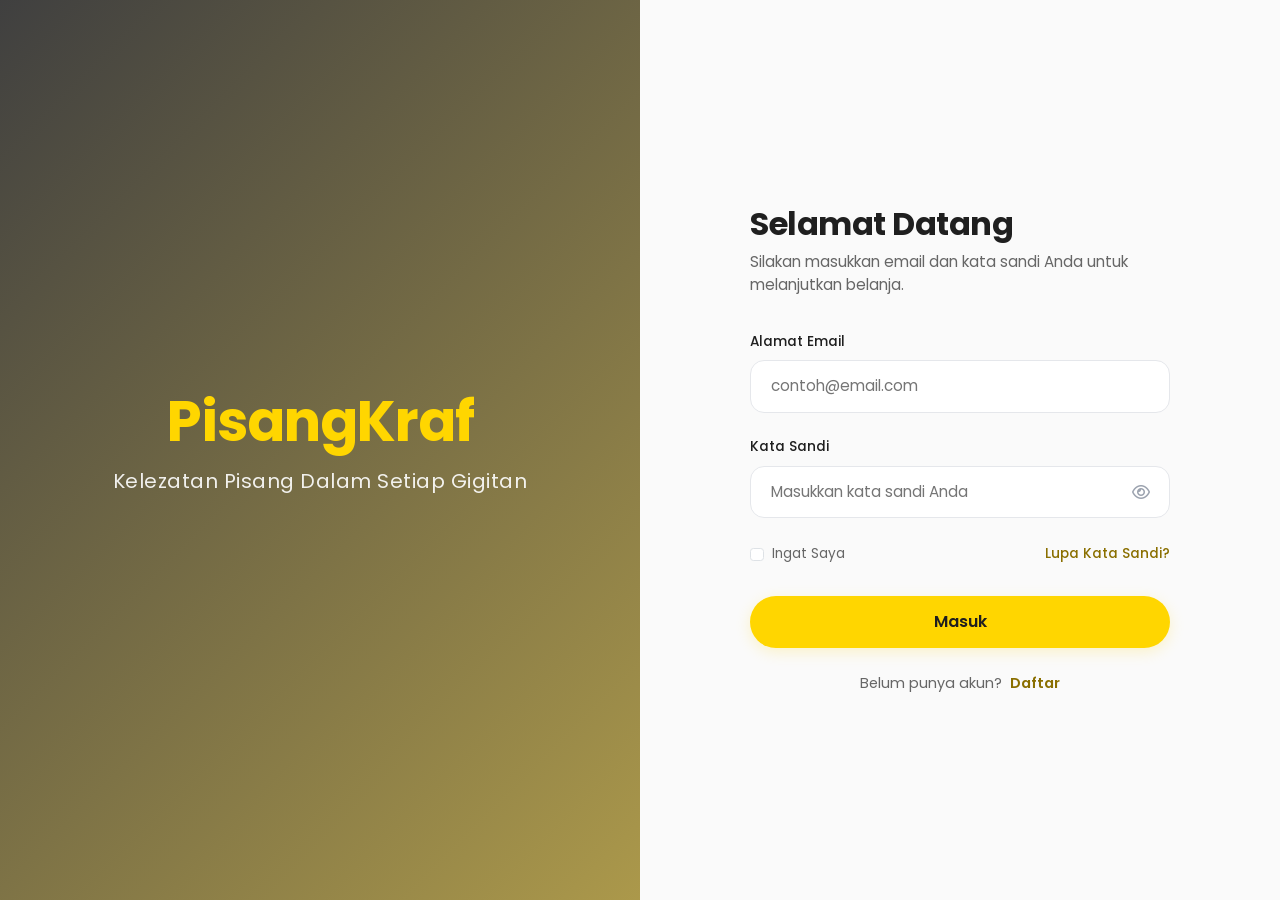
<file: login.html>
<!DOCTYPE html>
<html lang="id">
<head>
    <meta charset="UTF-8">
    <meta name="viewport" content="width=device-width, initial-scale=1.0">
    <title>PisangKraf | Masuk ke Akun Anda</title>
    
    <link href="https://fonts.googleapis.com/css2?family=Poppins:wght@300;400;500;600;700&display=swap" rel="stylesheet">
    
    <link href="https://cdn.jsdelivr.net/npm/bootstrap@5.3.0/dist/css/bootstrap.min.css" rel="stylesheet">
    
    <link rel="stylesheet" href="https://cdnjs.cloudflare.com/ajax/libs/font-awesome/6.4.0/css/all.min.css">

    <style>
        /* --- DESIGN SYSTEM & VARIABLES --- */
        :root {
            --primary: #FFD600;
            --primary-dark: #CCA400;
            --secondary: #8A6F00;
            --bg-light: #FAFAFA;
            --card-bg: #FFFFFF;
            --text-dark: #1F1F1F;
            --text-secondary: #666666;
            --text-muted: #9CA3AF;
            --radius-md: 14px;
            --radius-pill: 50px;
            --shadow-soft: 0 10px 40px rgba(0, 0, 0, 0.04);
            --transition: all 0.3s cubic-bezier(0.25, 0.8, 0.25, 1);
        }

        body {
            font-family: 'Poppins', sans-serif;
            background-color: var(--bg-light);
            color: var(--text-dark);
            min-height: 100vh;
        }

        a {
            text-decoration: none;
            transition: var(--transition);
        }

        /* --- SPLIT SCREEN LAYOUT --- */
        .login-container {
            min-height: 100vh;
        }

        /* Sisi Kiri: Visual Branding */
        .login-left {
            position: relative;
            background-image: url('https://images.unsplash.com/photo-1603833665858-e61d17a86224?q=80&w=1200&auto=format&fit=crop');
            background-size: cover;
            background-position: center;
            min-height: 100vh;
            display: flex;
            align-items: center;
            justify-content: center;
            padding: 60px;
        }

        /* Overlay gelap dengan sentuhan warna hangat produk */
        .login-left::after {
            content: '';
            position: absolute;
            top: 0; left: 0; right: 0; bottom: 0;
            background: linear-gradient(135deg, rgba(31, 31, 31, 0.85) 0%, rgba(138, 111, 0, 0.7) 100%);
            z-index: 1;
        }

        .brand-wrapper {
            position: relative;
            z-index: 2;
            text-align: center;
            color: #FFFFFF;
            max-width: 480px;
        }

        .brand-logo-text {
            font-size: 3.5rem;
            font-weight: 700;
            letter-spacing: -1px;
            margin-bottom: 10px;
            color: var(--primary);
        }

        .brand-slogan {
            font-size: 1.25rem;
            font-weight: 400;
            opacity: 0.9;
            letter-spacing: 0.5px;
        }

        /* Sisi Kanan: Form Login */
        .login-right {
            min-height: 100vh;
            display: flex;
            align-items: center;
            justify-content: center;
            padding: 40px;
            background-color: var(--bg-light);
        }

        .form-panel-wrapper {
            width: 100%;
            max-width: 420px;
        }

        .welcome-title {
            font-weight: 700;
            font-size: 2rem;
            color: var(--text-dark);
            margin-bottom: 8px;
            letter-spacing: -0.5px;
        }

        .welcome-subtitle {
            color: var(--text-secondary);
            font-size: 0.95rem;
            margin-bottom: 35px;
        }

        /* --- STYLING UTK FORM INPUTS --- */
        .form-label-custom {
            font-size: 0.85rem;
            font-weight: 500;
            color: var(--text-dark);
            margin-bottom: 8px;
            display: block;
        }

        .input-group-custom {
            position: relative;
            margin-bottom: 24px;
        }

        .form-control-custom {
            width: 100%;
            padding: 14px 20px;
            font-size: 0.95rem;
            background-color: #FFFFFF;
            border: 1.5px solid #E5E7EB;
            border-radius: var(--radius-md);
            color: var(--text-dark);
            outline: none;
            transition: var(--transition);
        }

        .form-control-custom:focus {
            border-color: var(--secondary);
            box-shadow: 0 0 0 4px rgba(138, 111, 0, 0.1);
        }

        /* Wrapper khusus untuk input password beserta toggle ikon mata */
        .password-field-wrapper {
            position: relative;
        }

        .password-toggle-icon {
            position: absolute;
            right: 20px;
            top: 50%;
            transform: translateY(-50%);
            cursor: pointer;
            color: var(--text-muted);
            transition: var(--transition);
            z-index: 10;
        }

        .password-toggle-icon:hover {
            color: var(--text-dark);
        }

        /* --- CHECKBOX & LINK UTILITY --- */
        .form-options-row {
            display: flex;
            align-items: center;
            justify-content: space-between;
            font-size: 0.85rem;
            margin-bottom: 30px;
        }

        .checkbox-custom-label {
            color: var(--text-secondary);
            cursor: pointer;
            user-select: none;
        }

        .form-check-input-custom {
            cursor: pointer;
        }
        
        .form-check-input-custom:checked {
            background-color: var(--secondary);
            border-color: var(--secondary);
        }

        .link-forgot-password {
            color: var(--secondary);
            font-weight: 500;
        }

        .link-forgot-password:hover {
            color: var(--text-dark);
        }

        /* --- BUTTONS --- */
        .btn-login-submit {
            background-color: var(--primary);
            color: var(--text-dark);
            font-weight: 600;
            font-size: 1rem;
            width: 100%;
            padding: 14px;
            border: none;
            border-radius: var(--radius-pill);
            transition: var(--transition);
            box-shadow: 0 4px 15px rgba(255, 214, 0, 0.2);
            margin-bottom: 25px;
        }

        .btn-login-submit:hover {
            background-color: var(--secondary);
            color: #FFFFFF;
            transform: translateY(-2px);
            box-shadow: 0 8px 25px rgba(138, 111, 0, 0.25);
        }

        /* --- FOOTER FORM LINK --- */
        .form-redirect-footer {
            text-align: center;
            font-size: 0.9rem;
            color: var(--text-secondary);
        }

        .link-register-redirect {
            color: var(--secondary);
            font-weight: 600;
            margin-left: 4px;
        }

        .link-register-redirect:hover {
            color: var(--text-dark);
            text-decoration: underline;
        }

        /* --- RESPONSIVE ADJUSTMENTS --- */
        @media (max-width: 991.98px) {
            .login-left {
                display: none !important; /* Menyembunyikan sisi visual di mobile agar fokus ke formulir */
            }
            .login-right {
                padding: 24px;
            }
        }
    </style>
</head>
<body>

    <div class="container-fluid p-0">
        <div class="row g-0 login-container">
            
            <div class="col-lg-6 d-none d-lg-flex login-left">
                <div class="brand-wrapper">
                    <h1 class="brand-logo-text">PisangKraf</h1>
                    <p class="brand-slogan">Kelezatan Pisang Dalam Setiap Gigitan</p>
                </div>
            </div>

            <div class="col-lg-6 col-12 login-right">
                <div class="form-panel-wrapper">
                    
                    <div class="text-start">
                        <h2 class="welcome-title">Selamat Datang</h2>
                        <p class="welcome-subtitle">Silakan masukkan email dan kata sandi Anda untuk melanjutkan belanja.</p>
                    </div>

                    <form action="user/dashboard.html" method="POST" autocomplete="off">
                        
                        <div class="input-group-custom">
                            <label for="email" class="form-label-custom">Alamat Email</label>
                            <input type="email" id="email" class="form-control-custom" placeholder="contoh@email.com" required>
                        </div>

                        <div class="input-group-custom">
                            <label for="password" class="form-label-custom">Kata Sandi</label>
                            <div class="password-field-wrapper">
                                <input type="password" id="password" class="form-control-custom" placeholder="Masukkan kata sandi Anda" required>
                                <i class="far fa-eye password-toggle-icon" id="togglePassword"></i>
                            </div>
                        </div>

                        <div class="form-options-row">
                            <div class="form-check d-flex align-items-center gap-2 p-0 m-0">
                                <input type="checkbox" id="rememberMe" class="form-check-input form-check-input-custom m-0">
                                <label for="rememberMe" class="checkbox-custom-label">Ingat Saya</label>
                            </div>
                            <a href="forgot-password.html" class="link-forgot-password">Lupa Kata Sandi?</a>
                        </div>

                        <button type="submit" class="btn-login-submit">Masuk</button>

                    </form>

                    <div class="form-redirect-footer">
                        <span>Belum punya akun?</span>
                        <a href="register.html" class="link-register-redirect">Daftar</a>
                    </div>

                </div>
            </div>

        </div>
    </div>

    <script src="https://cdn.jsdelivr.net/npm/bootstrap@5.3.0/dist/js/bootstrap.bundle.min.js"></script>

    <script>
        // Fitur Interaktif: Show / Hide Password Toggle
        const togglePasswordButton = document.querySelector('#togglePassword');
        const passwordInputField = document.querySelector('#password');

        togglePasswordButton.addEventListener('click', function () {
            // Cek tipe input saat ini, jika password ubah ke text, begitu sebaliknya
            const currentInputType = passwordInputField.getAttribute('type') === 'password' ? 'text' : 'password';
            passwordInputField.setAttribute('type', currentInputType);
            
            // Mengubah bentuk ikon mata (Font Awesome) secara dinamis
            this.classList.toggle('fa-eye');
            this.classList.toggle('fa-eye-slash');
        });
    </script>
</body>
</html>
</file>
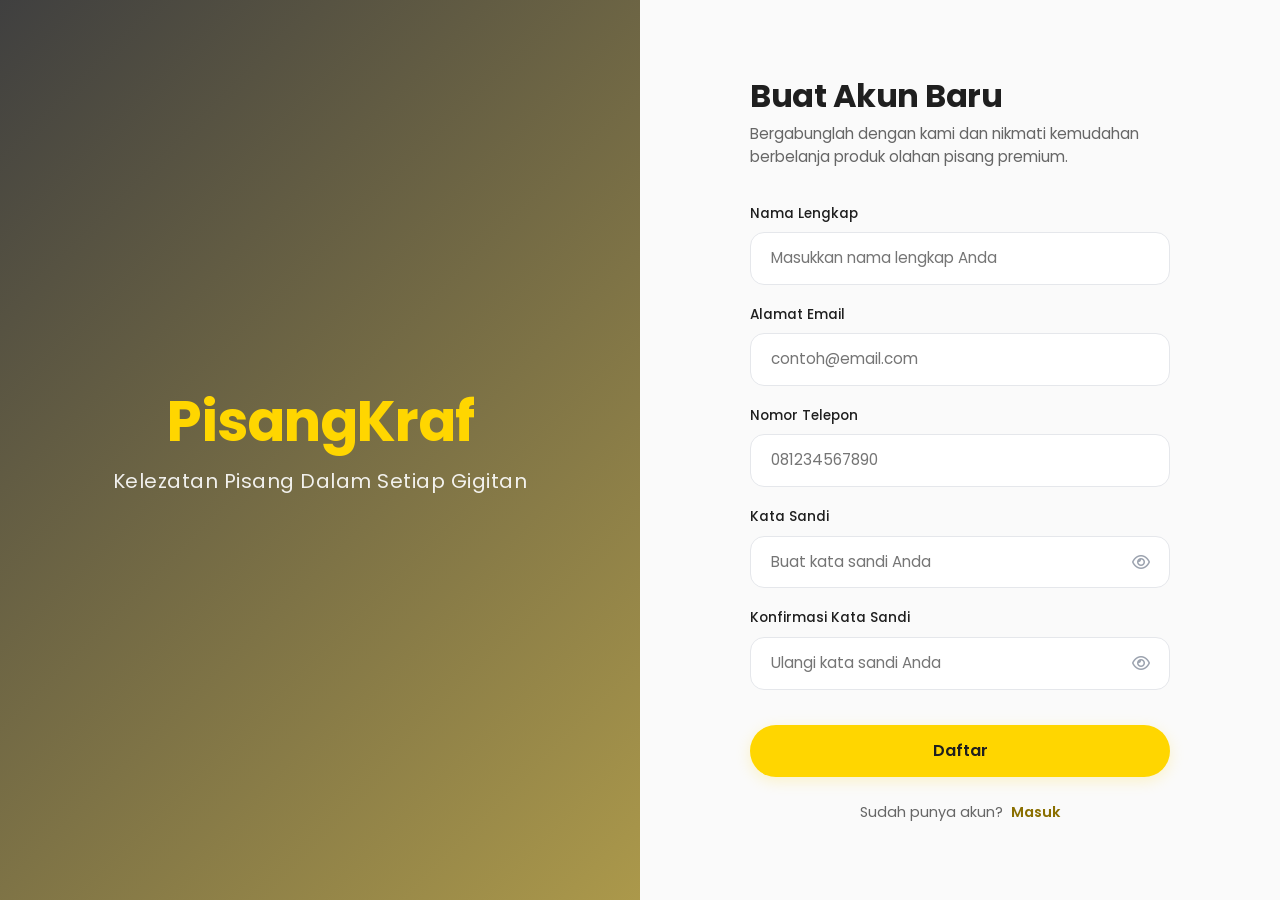
<file: register.html>
<!DOCTYPE html>
<html lang="id">
<head>
    <meta charset="UTF-8">
    <meta name="viewport" content="width=device-width, initial-scale=1.0">
    <title>PisangKraf | Buat Akun Baru</title>
    
    <link href="https://fonts.googleapis.com/css2?family=Poppins:wght@300;400;500;600;700&display=swap" rel="stylesheet">
    
    <link href="https://cdn.jsdelivr.net/npm/bootstrap@5.3.0/dist/css/bootstrap.min.css" rel="stylesheet">
    
    <link rel="stylesheet" href="https://cdnjs.cloudflare.com/ajax/libs/font-awesome/6.4.0/css/all.min.css">

    <style>
        /* --- DESIGN SYSTEM & VARIABLES --- */
        :root {
            --primary: #FFD600;
            --secondary: #8A6F00;
            --bg-light: #FAFAFA;
            --text-dark: #1F1F1F;
            --text-secondary: #666666;
            --text-muted: #9CA3AF;
            --radius-md: 14px;
            --radius-pill: 50px;
            --transition: all 0.3s cubic-bezier(0.25, 0.8, 0.25, 1);
        }

        body {
            font-family: 'Poppins', sans-serif;
            background-color: var(--bg-light);
            color: var(--text-dark);
            min-height: 100vh;
        }

        a {
            text-decoration: none;
            transition: var(--transition);
        }

        /* --- SPLIT SCREEN LAYOUT --- */
        .login-container {
            min-height: 100vh;
        }

        /* Sisi Kiri: Visual Branding */
        .login-left {
            position: relative;
            background-image: url('https://images.unsplash.com/photo-1603833665858-e61d17a86224?q=80&w=1200&auto=format&fit=crop');
            background-size: cover;
            background-position: center;
            min-height: 100vh;
            display: flex;
            align-items: center;
            justify-content: center;
            padding: 60px;
        }

        /* Overlay gelap */
        .login-left::after {
            content: '';
            position: absolute;
            top: 0; left: 0; right: 0; bottom: 0;
            background: linear-gradient(135deg, rgba(31, 31, 31, 0.85) 0%, rgba(138, 111, 0, 0.7) 100%);
            z-index: 1;
        }

        .brand-wrapper {
            position: relative;
            z-index: 2;
            text-align: center;
            color: #FFFFFF;
            max-width: 480px;
        }

        .brand-logo-text {
            font-size: 3.5rem;
            font-weight: 700;
            letter-spacing: -1px;
            margin-bottom: 10px;
            color: var(--primary);
        }

        .brand-slogan {
            font-size: 1.25rem;
            font-weight: 400;
            opacity: 0.9;
            letter-spacing: 0.5px;
        }

        /* Sisi Kanan: Form Register */
        .login-right {
            min-height: 100vh;
            display: flex;
            align-items: center;
            justify-content: center;
            padding: 40px;
            background-color: var(--bg-light);
        }

        .form-panel-wrapper {
            width: 100%;
            max-width: 420px;
        }

        .welcome-title {
            font-weight: 700;
            font-size: 2rem;
            color: var(--text-dark);
            margin-bottom: 8px;
            letter-spacing: -0.5px;
        }

        .welcome-subtitle {
            color: var(--text-secondary);
            font-size: 0.95rem;
            margin-bottom: 35px;
        }

        /* --- STYLING UTK FORM INPUTS --- */
        .form-label-custom {
            font-size: 0.85rem;
            font-weight: 500;
            color: var(--text-dark);
            margin-bottom: 8px;
            display: block;
        }

        .input-group-custom {
            position: relative;
            margin-bottom: 20px;
        }

        .form-control-custom {
            width: 100%;
            padding: 14px 20px;
            font-size: 0.95rem;
            background-color: #FFFFFF;
            border: 1.5px solid #E5E7EB;
            border-radius: var(--radius-md);
            color: var(--text-dark);
            outline: none;
            transition: var(--transition);
        }

        .form-control-custom:focus {
            border-color: var(--secondary);
            box-shadow: 0 0 0 4px rgba(138, 111, 0, 0.1);
        }

        .password-field-wrapper {
            position: relative;
        }

        .password-toggle-icon {
            position: absolute;
            right: 20px;
            top: 50%;
            transform: translateY(-50%);
            cursor: pointer;
            color: var(--text-muted);
            transition: var(--transition);
            z-index: 10;
        }

        .password-toggle-icon:hover {
            color: var(--text-dark);
        }

        /* --- BUTTONS --- */
        .btn-login-submit {
            background-color: var(--primary);
            color: var(--text-dark);
            font-weight: 600;
            font-size: 1rem;
            width: 100%;
            padding: 14px;
            border: none;
            border-radius: var(--radius-pill);
            transition: var(--transition);
            box-shadow: 0 4px 15px rgba(255, 214, 0, 0.2);
            margin-top: 15px;
            margin-bottom: 25px;
        }

        .btn-login-submit:hover {
            background-color: var(--secondary);
            color: #FFFFFF;
            transform: translateY(-2px);
            box-shadow: 0 8px 25px rgba(138, 111, 0, 0.25);
        }

        /* --- FOOTER FORM LINK --- */
        .form-redirect-footer {
            text-align: center;
            font-size: 0.9rem;
            color: var(--text-secondary);
        }

        .link-register-redirect {
            color: var(--secondary);
            font-weight: 600;
            margin-left: 4px;
        }

        .link-register-redirect:hover {
            color: var(--text-dark);
            text-decoration: underline;
        }

        /* --- RESPONSIVE ADJUSTMENTS --- */
        @media (max-width: 991.98px) {
            .login-left {
                display: none !important;
            }
            .login-right {
                padding: 24px;
            }
        }
    </style>
</head>
<body>

    <div class="container-fluid p-0">
        <div class="row g-0 login-container">
            
            <div class="col-lg-6 d-none d-lg-flex login-left">
                <div class="brand-wrapper">
                    <h1 class="brand-logo-text">PisangKraf</h1>
                    <p class="brand-slogan">Kelezatan Pisang Dalam Setiap Gigitan</p>
                </div>
            </div>

            <div class="col-lg-6 col-12 login-right">
                <div class="form-panel-wrapper">
                    
                    <div class="text-start">
                        <h2 class="welcome-title">Buat Akun Baru</h2>
                        <p class="welcome-subtitle">Bergabunglah dengan kami dan nikmati kemudahan berbelanja produk olahan pisang premium.</p>
                    </div>

                    <form action="login.html" method="POST" autocomplete="off">
                        
                        <div class="input-group-custom">
                            <label for="fullname" class="form-label-custom">Nama Lengkap</label>
                            <input type="text" id="fullname" class="form-control-custom" placeholder="Masukkan nama lengkap Anda" required>
                        </div>

                        <div class="input-group-custom">
                            <label for="email" class="form-label-custom">Alamat Email</label>
                            <input type="email" id="email" class="form-control-custom" placeholder="contoh@email.com" required>
                        </div>

                        <div class="input-group-custom">
                            <label for="phone" class="form-label-custom">Nomor Telepon</label>
                            <input type="tel" id="phone" class="form-control-custom" placeholder="081234567890" required>
                        </div>

                        <div class="input-group-custom">
                            <label for="password" class="form-label-custom">Kata Sandi</label>
                            <div class="password-field-wrapper">
                                <input type="password" id="password" class="form-control-custom" placeholder="Buat kata sandi Anda" required>
                                <i class="far fa-eye password-toggle-icon" id="togglePassword"></i>
                            </div>
                        </div>

                        <div class="input-group-custom">
                            <label for="confirmPassword" class="form-label-custom">Konfirmasi Kata Sandi</label>
                            <div class="password-field-wrapper">
                                <input type="password" id="confirmPassword" class="form-control-custom" placeholder="Ulangi kata sandi Anda" required>
                                <i class="far fa-eye password-toggle-icon" id="toggleConfirmPassword"></i>
                            </div>
                        </div>

                        <button type="submit" class="btn-login-submit">Daftar</button>

                    </form>

                    <div class="form-redirect-footer">
                        <span>Sudah punya akun?</span>
                        <a href="login.html" class="link-register-redirect">Masuk</a>
                    </div>

                </div>
            </div>

        </div>
    </div>

    <script src="https://cdn.jsdelivr.net/npm/bootstrap@5.3.0/dist/js/bootstrap.bundle.min.js"></script>

    <script>
        // Fitur Interaktif: Show / Hide Password Toggle untuk Kata Sandi
        const togglePasswordButton = document.querySelector('#togglePassword');
        const passwordInputField = document.querySelector('#password');

        togglePasswordButton.addEventListener('click', function () {
            const currentInputType = passwordInputField.getAttribute('type') === 'password' ? 'text' : 'password';
            passwordInputField.setAttribute('type', currentInputType);
            this.classList.toggle('fa-eye');
            this.classList.toggle('fa-eye-slash');
        });

        // Fitur Interaktif: Show / Hide Password Toggle untuk Konfirmasi Kata Sandi
        const toggleConfirmPasswordButton = document.querySelector('#toggleConfirmPassword');
        const confirmPasswordInputField = document.querySelector('#confirmPassword');

        toggleConfirmPasswordButton.addEventListener('click', function () {
            const currentInputType = confirmPasswordInputField.getAttribute('type') === 'password' ? 'text' : 'password';
            confirmPasswordInputField.setAttribute('type', currentInputType);
            this.classList.toggle('fa-eye');
            this.classList.toggle('fa-eye-slash');
        });
    </script>
</body>
</html>
</file>
